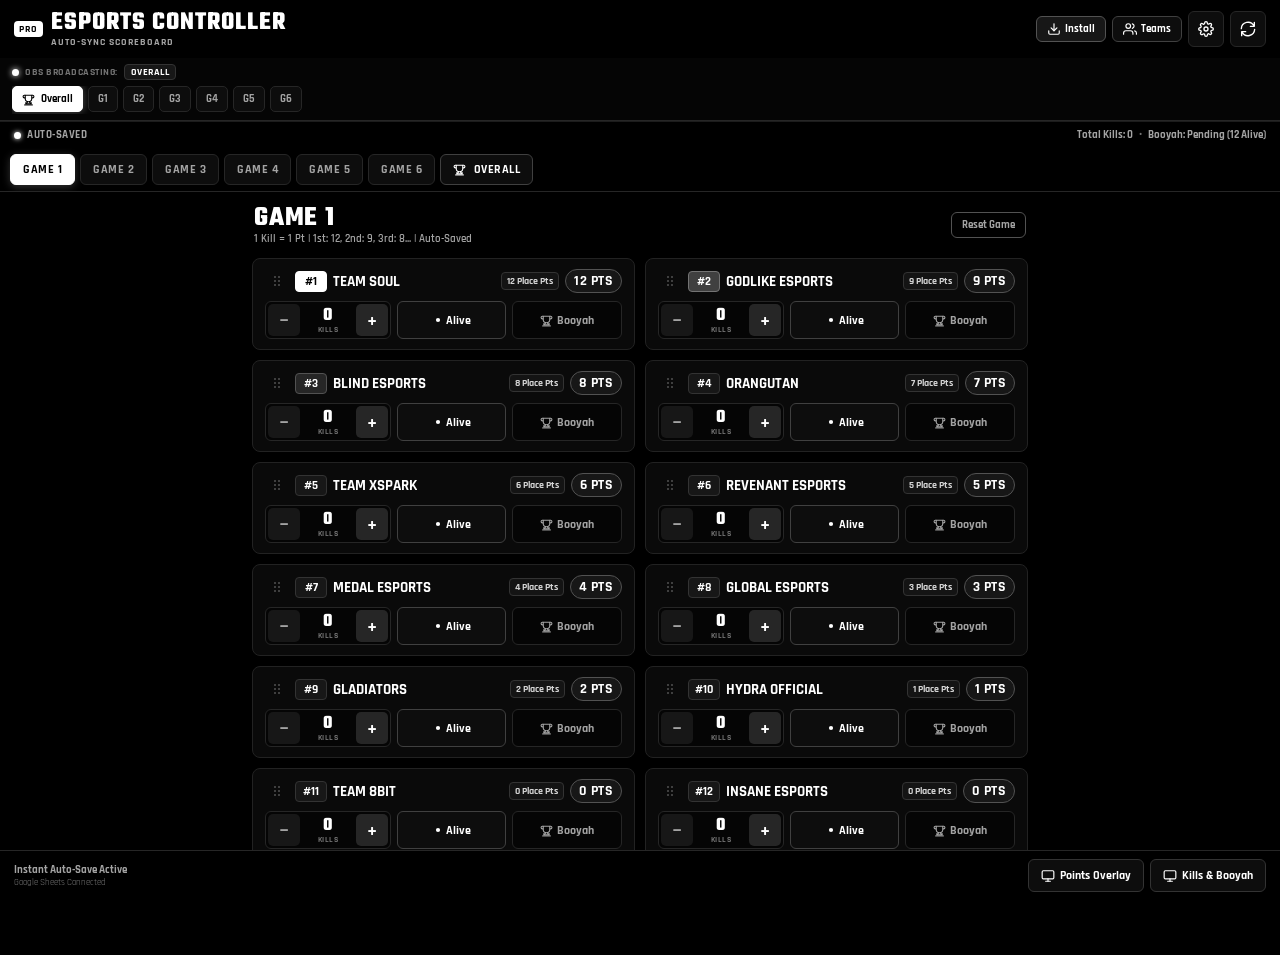
<file: index.html>
<!DOCTYPE html>
<html lang="en">
<head>
  <meta charset="UTF-8">
  <meta name="viewport" content="width=device-width, initial-scale=1.0, maximum-scale=1.0, user-scalable=no, viewport-fit=cover">
  <title>Esports Scorer & Livestream Controller</title>
  
  <!-- PWA & Mobile Web App Meta -->
  <meta name="description" content="Real-time Mobile Scorer and Livestream Controller with instant Auto-Sync and OBS overlay.">
  <meta name="theme-color" content="#000000">
  <meta name="mobile-web-app-capable" content="yes">
  <meta name="apple-mobile-web-app-capable" content="yes">
  <meta name="apple-mobile-web-app-status-bar-style" content="black">
  <meta name="apple-mobile-web-app-title" content="Scorer PRO">
  <meta name="application-name" content="Scorer PRO">
  <meta name="format-detection" content="telephone=no">
  <meta name="msapplication-TileColor" content="#000000">
  <meta name="msapplication-tap-highlight" content="no">

  <!-- Twitter Card & Open Graph Meta -->
  <meta name="twitter:card" content="summary_large_image">
  <meta name="twitter:title" content="UPRUSH PRODUCTION CONTROLLER">
  <meta name="twitter:description" content="Control OBS scenes, live scoreboard, and tournament standings all from one app.">
  <meta name="twitter:image" content="icons/icon-512.png">
  
  <meta property="og:type" content="website">
  <meta property="og:title" content="UPRUSH PRODUCTION CONTROLLER">
  <meta property="og:description" content="Control OBS scenes, live scoreboard, and tournament standings all from one app.">
  <meta property="og:image" content="icons/icon-512.png">

  <!-- Icons & Web App Manifest -->
  <link rel="manifest" href="manifest.json">
  <link rel="icon" type="image/svg+xml" href="icons/icon.svg">
  <link rel="icon" type="image/png" sizes="192x192" href="icons/icon-192.png">
  <link rel="apple-touch-icon" sizes="180x180" href="icons/apple-touch-icon.png">
  <link rel="mask-icon" href="icons/icon.svg" color="#ffffff">

  <!-- Styles & Fonts -->
  <link rel="stylesheet" href="scorer.css">
  <link rel="preconnect" href="https://fonts.googleapis.com">
  <link rel="preconnect" href="https://fonts.gstatic.com" crossorigin>
  <link href="https://fonts.googleapis.com/css2?family=Rajdhani:wght@500;600;700;800&family=Teko:wght@600;700&display=swap" rel="stylesheet">
</head>
<body>

  <!-- FULLSCREEN BLACK SCREEN (Android Browser Only) -->
  <div id="forceInstallGate" class="force-install-gate hidden-gate">
    <div class="gate-minimal-box">
      <img src="icons/icon.svg" alt="App Icon" class="gate-app-icon" width="96" height="96">
      <h1 class="gate-title">ESPORTS CONTROLLER</h1>
      <p class="gate-subtitle">PRO SCORER</p>
      
      <div id="gateActionArea">
        <button id="btnGateInstall" class="btn-gate-install">
          <svg class="svg-btn-icon" viewBox="0 0 24 24" width="18" height="18" fill="currentColor"><path d="M13 2L3 14h9l-1 8 10-12h-9l1-8z"/></svg>
          <span>INSTALL NOW</span>
        </button>
      </div>
      <p id="gateInstalledNote" class="gate-installed-note hidden-section">
        App installed! Please launch <strong>Scorer PRO</strong> from your Home Screen.
      </p>
    </div>
  </div>

  <!-- Top App Header -->
  <header class="app-header">
    <div class="header-main">
      <div class="brand">
        <span class="brand-badge">PRO</span>
        <div class="brand-text">
          <h1>ESPORTS CONTROLLER</h1>
          <span class="brand-sub">Auto-Sync Scoreboard</span>
        </div>
      </div>
      <div class="header-actions">
        <!-- PWA Install Button (Dynamic) -->
        <button id="btnInstallPWA" class="btn-sm btn-install-app" title="Install App">
          <svg class="svg-icon" viewBox="0 0 24 24" width="14" height="14" fill="none" stroke="currentColor" stroke-width="2" stroke-linecap="round" stroke-linejoin="round"><path d="M21 15v4a2 2 0 0 1-2 2H5a2 2 0 0 1-2-2v-4"></path><polyline points="7 10 12 15 17 10"></polyline><line x1="12" y1="15" x2="12" y2="3"></line></svg>
          <span class="install-text">Install</span>
        </button>
        <button id="btnOpenTeamsModal" class="btn-sm btn-outline-cyan" title="Setup 12 Teams">
          <svg class="svg-icon" viewBox="0 0 24 24" width="14" height="14" fill="none" stroke="currentColor" stroke-width="2" stroke-linecap="round" stroke-linejoin="round"><path d="M17 21v-2a4 4 0 0 0-4-4H5a4 4 0 0 0-4 4v2"></path><circle cx="9" cy="7" r="4"></circle><path d="M23 21v-2a4 4 0 0 0-3-3.87"></path><path d="M16 3.13a4 4 0 0 1 0 7.75"></path></svg>
          <span>Teams</span>
        </button>
        <button id="btnSettings" class="icon-btn" title="Settings">
          <svg class="svg-icon" viewBox="0 0 24 24" width="16" height="16" fill="none" stroke="currentColor" stroke-width="2" stroke-linecap="round" stroke-linejoin="round"><circle cx="12" cy="12" r="3"></circle><path d="M19.4 15a1.65 1.65 0 0 0 .33 1.82l.06.06a2 2 0 0 1 0 2.83 2 2 0 0 1-2.83 0l-.06-.06a1.65 1.65 0 0 0-1.82-.33 1.65 1.65 0 0 0-1 1.51V21a2 2 0 0 1-2 2 2 2 0 0 1-2-2v-.09A1.65 1.65 0 0 0 9 19.4a1.65 1.65 0 0 0-1.82.33l-.06.06a2 2 0 0 1-2.83 0 2 2 0 0 1 0-2.83l.06-.06a1.65 1.65 0 0 0 .33-1.82 1.65 1.65 0 0 0-1.51-1H3a2 2 0 0 1-2-2 2 2 0 0 1 2-2h.09A1.65 1.65 0 0 0 4.6 9a1.65 1.65 0 0 0-.33-1.82l-.06-.06a2 2 0 0 1 0-2.83 2 2 0 0 1 2.83 0l.06.06a1.65 1.65 0 0 0 1.82.33H9a1.65 1.65 0 0 0 1-1.51V3a2 2 0 0 1 2-2 2 2 0 0 1 2 2v.09a1.65 1.65 0 0 0 1 1.51 1.65 1.65 0 0 0 1.82-.33l.06-.06a2 2 0 0 1 2.83 0 2 2 0 0 1 0 2.83l-.06.06a1.65 1.65 0 0 0-.33 1.82V9a1.65 1.65 0 0 0 1.51 1H21a2 2 0 0 1 2 2 2 2 0 0 1-2 2h-.09a1.65 1.65 0 0 0-1.51 1z"></path></svg>
        </button>
        <button id="btnRefresh" class="icon-btn" title="Sync from Sheet">
          <svg class="svg-icon" viewBox="0 0 24 24" width="16" height="16" fill="none" stroke="currentColor" stroke-width="2" stroke-linecap="round" stroke-linejoin="round"><path d="M21.5 2v6h-6M2.5 22v-6h6M2 11.5a10 10 0 0 1 18.8-4.3M22 12.5a10 10 0 0 1-18.8 4.2"/></svg>
        </button>
      </div>
    </div>

    <!-- DYNAMIC LIVESTREAM BROADCAST CONTROLLER (Instant OBS Scene Switch) -->
    <div class="livestream-controller-bar">
      <div class="livestream-status">
        <span class="live-pulse-dot"></span>
        <span class="live-tag">OBS BROADCASTING:</span>
        <span class="live-current-scene" id="liveCurrentScene">OVERALL</span>
      </div>
      <div class="livestream-scene-buttons" id="livestreamSceneButtons">
        <button class="scene-btn active" data-scene="Overall">
          <svg class="svg-inline-trophy" viewBox="0 0 24 24" width="13" height="13" fill="none" stroke="currentColor" stroke-width="2"><path d="M6 9H4.5a2.5 2.5 0 0 1 0-5H6"></path><path d="M18 9h1.5a2.5 2.5 0 0 0 0-5H18"></path><path d="M4 22h16"></path><path d="M10 14.66V17c0 .55-.45 1-1 1H7v2h10v-2h-2c-.55 0-1-.45-1-1v-2.34"></path><path d="M6 4h12v6a6 6 0 0 1-12 0V4Z"></path></svg>
          <span>Overall</span>
        </button>
        <button class="scene-btn" data-scene="Game 1">G1</button>
        <button class="scene-btn" data-scene="Game 2">G2</button>
        <button class="scene-btn" data-scene="Game 3">G3</button>
        <button class="scene-btn" data-scene="Game 4">G4</button>
        <button class="scene-btn" data-scene="Game 5">G5</button>
        <button class="scene-btn" data-scene="Game 6">G6</button>
      </div>
    </div>

    <!-- Status Bar -->
    <div class="status-bar">
      <div class="status-indicator">
        <span class="status-dot synced" id="statusDot"></span>
        <span class="status-label" id="statusLabel">Auto-Saved</span>
      </div>
      <div class="quick-stats" id="quickStats">
        <span id="statGameTotalKills">Total Kills: 0</span>
        <span class="divider">•</span>
        <span id="statGameBooyah">Booyah: Pending</span>
      </div>
    </div>

    <!-- Scrollable Scorer Tabs -->
    <nav class="game-tabs-nav">
      <div class="tabs-scroll-container" id="tabsContainer">
        <button class="tab-btn active" data-tab="game1">GAME 1</button>
        <button class="tab-btn" data-tab="game2">GAME 2</button>
        <button class="tab-btn" data-tab="game3">GAME 3</button>
        <button class="tab-btn" data-tab="game4">GAME 4</button>
        <button class="tab-btn" data-tab="game5">GAME 5</button>
        <button class="tab-btn" data-tab="game6">GAME 6</button>
        <button class="tab-btn tab-overall" data-tab="overall">
          <svg class="svg-inline-trophy" viewBox="0 0 24 24" width="13" height="13" fill="none" stroke="currentColor" stroke-width="2"><path d="M6 9H4.5a2.5 2.5 0 0 1 0-5H6"></path><path d="M18 9h1.5a2.5 2.5 0 0 0 0-5H18"></path><path d="M4 22h16"></path><path d="M10 14.66V17c0 .55-.45 1-1 1H7v2h10v-2h-2c-.55 0-1-.45-1-1v-2.34"></path><path d="M6 4h12v6a6 6 0 0 1-12 0V4Z"></path></svg>
          <span>OVERALL</span>
        </button>
      </div>
    </nav>
  </header>

  <!-- Main Content Area -->
  <main class="main-content">
    
    <!-- Game Scoring View (Game 1 - 6) -->
    <section id="gameScoringSection" class="active-section">
      <div class="section-title-bar">
        <div class="active-game-info">
          <h2 id="activeGameTitle">GAME 1</h2>
          <span class="rule-hint">1 Kill = 1 Pt | 1st: 12, 2nd: 9, 3rd: 8... | Auto-Saved</span>
        </div>
        <div class="game-actions">
          <button id="btnResetCurrentGame" class="btn-sm btn-outline-danger">Reset Game</button>
        </div>
      </div>

      <!-- Teams Card List for Fast Mobile Input -->
      <div class="team-cards-list" id="teamCardsList">
        <!-- Rendered dynamically via JS -->
      </div>
    </section>

    <!-- Overall Standings View -->
    <section id="overallSection" class="hidden-section">
      <div class="section-title-bar">
        <div class="active-game-info">
          <h2>OVERALL TOURNAMENT STANDINGS</h2>
          <span class="rule-hint">Auto-calculated live across all games</span>
        </div>
        <div class="game-actions">
          <button id="btnCopyStandings" class="btn-sm btn-primary">
            <svg class="svg-icon" viewBox="0 0 24 24" width="14" height="14" fill="none" stroke="currentColor" stroke-width="2" stroke-linecap="round" stroke-linejoin="round"><rect x="9" y="9" width="13" height="13" rx="2" ry="2"></rect><path d="M5 15H4a2 2 0 0 1-2-2V4a2 2 0 0 1 2-2h9a2 2 0 0 1 2 2v1"></path></svg>
            <span>Copy Text</span>
          </button>
        </div>
      </div>

      <div class="overall-table-card">
        <div class="overall-table-header">
          <span class="col-rank">#</span>
          <span class="col-team">TEAM</span>
          <span class="col-m">M</span>
          <span class="col-w">
            <svg class="svg-inline-trophy" viewBox="0 0 24 24" width="12" height="12" fill="none" stroke="currentColor" stroke-width="2"><path d="M6 9H4.5a2.5 2.5 0 0 1 0-5H6"></path><path d="M18 9h1.5a2.5 2.5 0 0 0 0-5H18"></path><path d="M4 22h16"></path><path d="M10 14.66V17c0 .55-.45 1-1 1H7v2h10v-2h-2c-.55 0-1-.45-1-1v-2.34"></path><path d="M6 4h12v6a6 6 0 0 1-12 0V4Z"></path></svg>
          </span>
          <span class="col-k">KILLS</span>
          <span class="col-pts">PTS</span>
        </div>
        <div class="overall-table-body" id="overallTableBody">
          <!-- Rendered dynamically -->
        </div>
      </div>
    </section>

  </main>

  <!-- Clean Bottom Info & OBS Link Bar -->
  <div class="bottom-action-bar" id="bottomActionBar">
    <div class="save-status-info">
      <span class="save-state-text" id="saveStateText">Instant Auto-Save Active</span>
      <span class="save-time-text" id="saveTimeText">Google Sheets Connected</span>
    </div>
    <div class="bottom-buttons">
      <a href="points.html" target="_blank" class="btn-secondary overlay-link-btn" title="Open OBS Points Leaderboard Overlay">
        <svg class="svg-icon" viewBox="0 0 24 24" width="14" height="14" fill="none" stroke="currentColor" stroke-width="2" stroke-linecap="round" stroke-linejoin="round"><rect x="2" y="3" width="20" height="14" rx="2" ry="2"></rect><line x1="8" y1="21" x2="16" y2="21"></line><line x1="12" y1="17" x2="12" y2="21"></line></svg>
        <span>Points Overlay</span>
      </a>
      <a href="kills.html" target="_blank" class="btn-secondary overlay-link-btn" title="Open OBS Kills & Booyah Leaderboard Overlay">
        <svg class="svg-icon" viewBox="0 0 24 24" width="14" height="14" fill="none" stroke="currentColor" stroke-width="2" stroke-linecap="round" stroke-linejoin="round"><rect x="2" y="3" width="20" height="14" rx="2" ry="2"></rect><line x1="8" y1="21" x2="16" y2="21"></line><line x1="12" y1="17" x2="12" y2="21"></line></svg>
        <span>Kills & Booyah</span>
      </a>
    </div>
  </div>

  <!-- MODAL: SETUP 12 TEAMS (INITIAL & BULK PASTE) -->
  <div class="modal-overlay" id="teamsModal">
    <div class="modal-sheet">
      <div class="modal-header">
        <h3>
          <svg class="svg-icon" viewBox="0 0 24 24" width="16" height="16" fill="none" stroke="currentColor" stroke-width="2" stroke-linecap="round" stroke-linejoin="round"><path d="M17 21v-2a4 4 0 0 0-4-4H5a4 4 0 0 0-4 4v2"></path><circle cx="9" cy="7" r="4"></circle><path d="M23 21v-2a4 4 0 0 0-3-3.87"></path><path d="M16 3.13a4 4 0 0 1 0 7.75"></path></svg>
          <span>Initial 12 Teams Setup</span>
        </h3>
        <button class="modal-close" id="btnCloseTeamsModal">&times;</button>
      </div>
      <div class="modal-body">
        
        <div class="form-group">
          <label>Quick Paste All 12 Teams (1 per line):</label>
          <textarea id="bulkTeamsInput" rows="4" placeholder="TEAM SOUL&#10;GODLIKE ESPORTS&#10;BLIND ESPORTS&#10;ORANGUTAN&#10;..."></textarea>
          <button id="btnParseBulkTeams" class="btn-sm btn-secondary" style="margin-top: 4px;">
            <svg class="svg-icon" viewBox="0 0 24 24" width="13" height="13" fill="currentColor"><path d="M13 2L3 14h9l-1 8 10-12h-9l1-8z"/></svg>
            <span>Auto-Fill 12 Fields Below</span>
          </button>
        </div>

        <div class="form-group">
          <label>Edit 12 Individual Team Names:</label>
          <div class="team-names-editor" id="teamNamesEditor">
            <!-- 12 input fields dynamically generated -->
          </div>
        </div>

      </div>
      <div class="modal-footer">
        <button id="btnSaveTeamNamesModal" class="btn-primary" style="width: 100%;">
          <svg class="svg-icon" viewBox="0 0 24 24" width="15" height="15" fill="none" stroke="currentColor" stroke-width="2.5" stroke-linecap="round" stroke-linejoin="round"><polyline points="20 6 9 17 4 12"></polyline></svg>
          <span>Save & Sync 12 Teams to All Games</span>
        </button>
      </div>
    </div>
  </div>

  <!-- MODAL: SETTINGS -->
  <div class="modal-overlay" id="settingsModal">
    <div class="modal-sheet">
      <div class="modal-header">
        <h3>
          <svg class="svg-icon" viewBox="0 0 24 24" width="16" height="16" fill="none" stroke="currentColor" stroke-width="2" stroke-linecap="round" stroke-linejoin="round"><circle cx="12" cy="12" r="3"></circle><path d="M19.4 15a1.65 1.65 0 0 0 .33 1.82l.06.06a2 2 0 0 1 0 2.83 2 2 0 0 1-2.83 0l-.06-.06a1.65 1.65 0 0 0-1.82-.33 1.65 1.65 0 0 0-1 1.51V21a2 2 0 0 1-2 2 2 2 0 0 1-2-2v-.09A1.65 1.65 0 0 0 9 19.4a1.65 1.65 0 0 0-1.82.33l-.06.06a2 2 0 0 1-2.83 0 2 2 0 0 1 0-2.83l.06-.06a1.65 1.65 0 0 0 .33-1.82 1.65 1.65 0 0 0-1.51-1H3a2 2 0 0 1-2-2 2 2 0 0 1 2-2h.09A1.65 1.65 0 0 0 4.6 9a1.65 1.65 0 0 0-.33-1.82l-.06-.06a2 2 0 0 1 0-2.83 2 2 0 0 1 2.83 0l.06.06a1.65 1.65 0 0 0 1.82.33H9a1.65 1.65 0 0 0 1-1.51V3a2 2 0 0 1 2-2 2 2 0 0 1 2 2v.09a1.65 1.65 0 0 0 1 1.51 1.65 1.65 0 0 0 1.82-.33l.06-.06a2 2 0 0 1 2.83 0 2 2 0 0 1 0 2.83l-.06.06a1.65 1.65 0 0 0-.33 1.82V9a1.65 1.65 0 0 0 1.51 1H21a2 2 0 0 1 2 2 2 2 0 0 1-2 2h-.09a1.65 1.65 0 0 0-1.51 1z"></path></svg>
          <span>Tournament Configuration</span>
        </h3>
        <button class="modal-close" id="btnCloseSettings">&times;</button>
      </div>
      <div class="modal-body">
        
        <div class="form-group">
          <label for="scriptUrlInput">Google Apps Script Web App URL:</label>
          <input type="text" id="scriptUrlInput" placeholder="https://script.google.com/macros/s/.../exec">
          <p class="field-hint">Your deployed Google Apps Script API endpoint.</p>
        </div>

        <div class="form-group" style="margin-top: 20px; border-top: 1px solid #262626; padding-top: 15px;">
          <label style="color: #a3a3a3;">Danger Zone:</label>
          <button id="btnResetAllGames" class="btn-danger" style="width: 100%;">
            <svg class="svg-icon" viewBox="0 0 24 24" width="15" height="15" fill="none" stroke="currentColor" stroke-width="2" stroke-linecap="round" stroke-linejoin="round"><path d="m21.73 18-8-14a2 2 0 0 0-3.48 0l-8 14A2 2 0 0 0 4 21h16a2 2 0 0 0 1.73-3Z"></path><line x1="12" y1="9" x2="12" y2="13"></line><line x1="12" y1="17" x2="12.01" y2="17"></line></svg>
            <span>Reset All 6 Games to 0</span>
          </button>
        </div>

      </div>
      <div class="modal-footer">
        <button id="btnSaveConfig" class="btn-primary" style="width: 100%;">Save Settings</button>
      </div>
    </div>
  </div>

  <!-- Toast Notification -->
  <div id="toastNotification" class="toast"></div>

  <script src="scorer.js"></script>
</body>
</html>
</file>
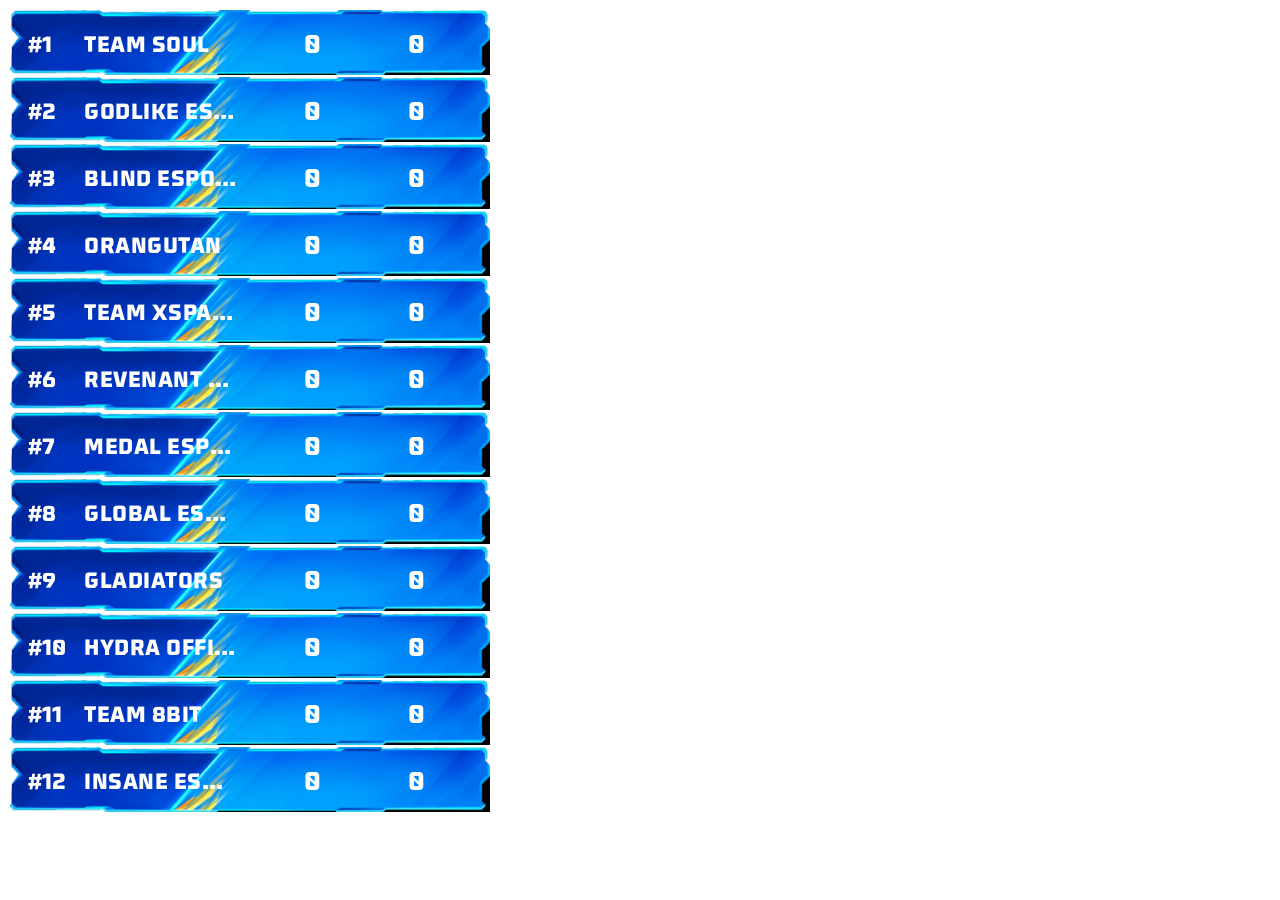
<file: index2.html>
<!DOCTYPE html>
<html lang="en">
<head>
  <meta charset="UTF-8">
  <meta name="viewport" content="width=device-width, initial-scale=1.0">
  <title>Leaderboard</title>
  <link rel="stylesheet" href="style.css">
</head>
<body>

  <!-- Only the 12 Leaderboard Rows -->
  <div class="leaderboard-grid" id="leaderboardContainer"></div>

  <script src="app.js"></script>
</body>
</html>
</file>
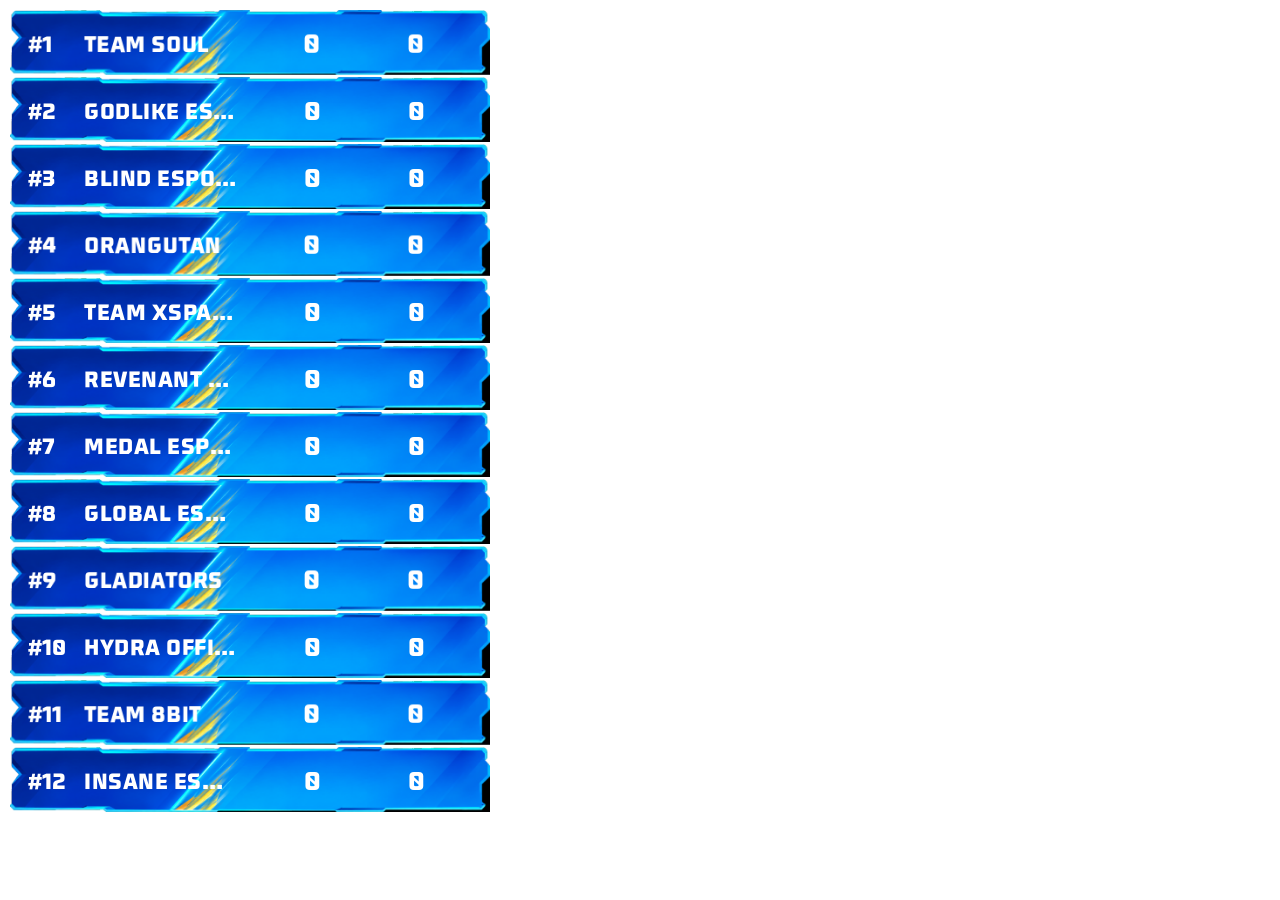
<file: kills.html>
<!DOCTYPE html>
<html lang="en">
<head>
  <meta charset="UTF-8">
  <meta name="viewport" content="width=device-width, initial-scale=1.0">
  <title>Leaderboard - Kills & Booyah</title>
  <link rel="stylesheet" href="style.css">
</head>
<body>

  <!-- 12 Leaderboard Rows: Kills & Booyah Only (No Rank Points) -->
  <div class="leaderboard-grid" id="leaderboardContainer"></div>

  <script src="kills.js"></script>
</body>
</html>
</file>
<file: scorer.css>
/* ===================================================================
   ESPORTS MOBILE SCORER APP - STYLESHEET
   Pure Black & White (Monochrome) Edition
   Full Black Background, High-Contrast White Accents & PWA Optimized
   =================================================================== */

:root {
  --bg-dark: #000000;
  --bg-card: #0a0a0a;
  --bg-card-alt: #141414;
  --bg-input: #050505;
  --border-color: #262626;
  --border-subtle: #1c1c1c;
  --border-focus: #ffffff;
  
  --primary-glow: #ffffff;
  --accent-white: #ffffff;
  --accent-light: #e5e5e5;
  
  --text-white: #ffffff;
  --text-muted: #a3a3a3;
  --text-dim: #737373;
  --text-dark: #000000;
  
  --font-main: 'Rajdhani', -apple-system, BlinkMacSystemFont, "Segoe UI", Roboto, sans-serif;
  --font-display: 'Teko', 'Rajdhani', sans-serif;
}

/* Global Reset & Mobile Non-Zoomable Touch Rules */
*, *::before, *::after {
  box-sizing: border-box;
  margin: 0;
  padding: 0;
  -webkit-tap-highlight-color: transparent;
  -webkit-touch-callout: none;
}

html {
  touch-action: pan-y;
  -webkit-text-size-adjust: 100%;
  text-size-adjust: 100%;
  height: 100%;
  background-color: #000000;
}

body {
  background-color: #000000;
  color: var(--text-white);
  font-family: var(--font-main);
  min-height: 100vh;
  min-height: -webkit-fill-available;
  display: flex;
  flex-direction: column;
  padding-bottom: calc(85px + env(safe-area-inset-bottom, 0px));
  overflow-x: hidden;
  touch-action: pan-y;
  user-select: none;
  -webkit-user-select: none;
}

/* Allow text selection only in inputs and standings text for copy */
input, textarea, .col-team, .team-name-label {
  user-select: text;
  -webkit-user-select: text;
}

/* ===================================================================
   FULLSCREEN BLACK SCREEN (Android Browser Only)
   =================================================================== */

.force-install-gate {
  position: fixed;
  inset: 0;
  z-index: 99999;
  background: #000000 !important;
  display: flex;
  align-items: center;
  justify-content: center;
  padding: 24px;
  overflow: hidden;
  touch-action: none;
}

.force-install-gate.hidden-gate {
  display: none !important;
}

.gate-minimal-box {
  display: flex;
  flex-direction: column;
  align-items: center;
  justify-content: center;
  text-align: center;
  width: 100%;
  max-width: 320px;
  gap: 16px;
}

.gate-app-icon {
  border-radius: 22px;
  box-shadow: 0 0 35px rgba(255, 255, 255, 0.12);
  border: 1px solid #333333;
}

.gate-title {
  font-family: var(--font-display);
  font-size: 32px;
  color: #ffffff;
  letter-spacing: 2px;
  line-height: 1;
}

.gate-subtitle {
  font-size: 13px;
  color: #737373;
  font-weight: 800;
  text-transform: uppercase;
  letter-spacing: 2px;
  margin-top: -8px;
}

.btn-gate-install {
  width: 100%;
  background: #ffffff;
  color: #000000;
  font-family: var(--font-main);
  font-size: 16px;
  font-weight: 900;
  letter-spacing: 1px;
  padding: 16px 24px;
  border-radius: 10px;
  border: none;
  cursor: pointer;
  display: flex;
  align-items: center;
  justify-content: center;
  box-shadow: 0 0 25px rgba(255, 255, 255, 0.25);
  transition: transform 0.15s ease, background 0.15s ease;
  touch-action: manipulation;
  margin-top: 10px;
}

.btn-gate-install:active {
  transform: scale(0.95);
  background: #e5e5e5;
}

.gate-installed-note {
  font-size: 13px;
  color: #a3a3a3;
  line-height: 1.5;
  background: #111111;
  border: 1px solid #333333;
  padding: 12px 14px;
  border-radius: 8px;
  margin-top: 12px;
}

.gate-installed-note strong {
  color: #ffffff;
}

/* SVG Icon Helpers */
.svg-icon {
  display: inline-block;
  vertical-align: middle;
  flex-shrink: 0;
}

.svg-btn-icon {
  display: inline-block;
  vertical-align: middle;
  margin-right: 6px;
  flex-shrink: 0;
}

.svg-inline-trophy {
  display: inline-block;
  vertical-align: middle;
  margin-right: 4px;
  flex-shrink: 0;
}

/* ===================================================================
   APP HEADER
   =================================================================== */

.app-header {
  position: sticky;
  top: 0;
  z-index: 50;
  background: rgba(0, 0, 0, 0.98);
  backdrop-filter: blur(12px);
  -webkit-backdrop-filter: blur(12px);
  border-bottom: 1px solid var(--border-color);
  padding-top: env(safe-area-inset-top, 0px);
}

.header-main {
  display: flex;
  align-items: center;
  justify-content: space-between;
  padding: 10px 14px;
  gap: 8px;
  background: #000000;
}

.brand {
  display: flex;
  align-items: center;
  gap: 8px;
  min-width: 0;
}

.brand-badge {
  background: #ffffff;
  color: #000000;
  font-weight: 900;
  font-size: 10px;
  padding: 2px 5px;
  border-radius: 4px;
  letter-spacing: 1px;
  flex-shrink: 0;
}

.brand-text {
  min-width: 0;
  overflow: hidden;
}

.brand-text h1 {
  font-family: var(--font-display);
  font-size: 22px;
  line-height: 1;
  letter-spacing: 1px;
  color: #ffffff;
  white-space: nowrap;
  overflow: hidden;
  text-overflow: ellipsis;
}

.brand-sub {
  font-size: 10px;
  color: var(--text-muted);
  text-transform: uppercase;
  letter-spacing: 1px;
  font-weight: 700;
  display: block;
}

.header-actions {
  display: flex;
  align-items: center;
  gap: 6px;
  flex-shrink: 0;
}

.icon-btn {
  background: #0d0d0d;
  border: 1px solid #262626;
  color: var(--text-white);
  width: 36px;
  height: 36px;
  border-radius: 6px;
  display: flex;
  align-items: center;
  justify-content: center;
  font-size: 16px;
  cursor: pointer;
  transition: all 0.15s ease;
  touch-action: manipulation;
}

.icon-btn:active {
  transform: scale(0.92);
  background: #1f1f1f;
  border-color: #ffffff;
}

.btn-outline-cyan {
  background: #0d0d0d;
  border: 1px solid #404040;
  color: #ffffff;
  font-weight: 800;
  display: flex;
  align-items: center;
  gap: 4px;
  touch-action: manipulation;
}

.btn-outline-cyan:active {
  border-color: #ffffff;
  background: #1a1a1a;
}

/* Install App Button */
.btn-install-app {
  background: #171717;
  border: 1px solid #525252;
  color: #ffffff;
  font-weight: 800;
  display: flex;
  align-items: center;
  gap: 4px;
  padding: 5px 9px;
  border-radius: 6px;
  touch-action: manipulation;
  cursor: pointer;
}

.btn-install-app:active {
  transform: scale(0.92);
  border-color: #ffffff;
}

/* 🔴 Livestream Scene Switcher Controller Bar */
.livestream-controller-bar {
  background: #050505;
  border-bottom: 1px solid var(--border-color);
  padding: 6px 12px;
  display: flex;
  flex-direction: column;
  gap: 6px;
}

.livestream-status {
  display: flex;
  align-items: center;
  gap: 6px;
  font-size: 10px;
  font-weight: 800;
  letter-spacing: 0.5px;
}

.live-pulse-dot {
  width: 7px;
  height: 7px;
  border-radius: 50%;
  background: #ffffff;
  box-shadow: 0 0 6px #ffffff;
  animation: pulseWhite 1.2s infinite;
  flex-shrink: 0;
}

.live-tag {
  color: var(--text-dim);
}

.live-current-scene {
  color: #ffffff;
  background: #171717;
  border: 1px solid #333333;
  padding: 1px 6px;
  border-radius: 4px;
  text-transform: uppercase;
}

.livestream-scene-buttons {
  display: flex;
  gap: 5px;
  overflow-x: auto;
  scrollbar-width: none;
  -webkit-overflow-scrolling: touch;
  padding-bottom: 2px;
}

.livestream-scene-buttons::-webkit-scrollbar {
  display: none;
}

.scene-btn {
  background: #0d0d0d;
  border: 1px solid #262626;
  color: var(--text-muted);
  font-family: var(--font-main);
  font-size: 11px;
  font-weight: 800;
  padding: 5px 9px;
  border-radius: 5px;
  cursor: pointer;
  white-space: nowrap;
  transition: all 0.15s ease;
  touch-action: manipulation;
  flex-shrink: 0;
}

.scene-btn:active {
  transform: scale(0.92);
}

.scene-btn.active {
  background: #ffffff;
  border-color: #ffffff;
  color: #000000;
  box-shadow: 0 0 10px rgba(255, 255, 255, 0.3);
}

/* Status Bar */
.status-bar {
  display: flex;
  align-items: center;
  justify-content: space-between;
  padding: 6px 14px;
  background: #000000;
  border-top: 1px solid #1c1c1c;
  font-size: 11px;
}

.status-indicator {
  display: flex;
  align-items: center;
  gap: 6px;
}

.status-dot {
  width: 7px;
  height: 7px;
  border-radius: 50%;
  background-color: #ffffff;
  box-shadow: 0 0 5px #ffffff;
  flex-shrink: 0;
}

.status-dot.syncing {
  background-color: #a3a3a3;
  box-shadow: 0 0 6px #a3a3a3;
  animation: pulseWhite 0.8s infinite;
}

.status-dot.unsaved {
  background-color: #737373;
  box-shadow: 0 0 5px #737373;
}

.status-dot.error {
  background-color: #525252;
  box-shadow: 0 0 5px #525252;
}

.status-label {
  color: var(--text-muted);
  font-weight: 700;
  text-transform: uppercase;
  letter-spacing: 0.5px;
}

.quick-stats {
  color: var(--text-muted);
  font-weight: 700;
  white-space: nowrap;
  font-size: 11px;
}

.quick-stats .divider {
  margin: 0 4px;
  color: var(--text-dim);
}

/* Tabs Navigation */
.game-tabs-nav {
  padding: 6px 10px;
  overflow-x: auto;
  scrollbar-width: none;
  -webkit-overflow-scrolling: touch;
  background: #000000;
}

.game-tabs-nav::-webkit-scrollbar {
  display: none;
}

.tabs-scroll-container {
  display: flex;
  gap: 5px;
  width: max-content;
  min-width: 100%;
}

.tab-btn {
  background: #0d0d0d;
  border: 1px solid #262626;
  color: var(--text-muted);
  font-family: var(--font-main);
  font-weight: 700;
  font-size: 12px;
  letter-spacing: 0.5px;
  padding: 7px 12px;
  border-radius: 6px;
  cursor: pointer;
  white-space: nowrap;
  transition: all 0.15s ease;
  touch-action: manipulation;
  flex-shrink: 0;
}

.tab-btn:active {
  transform: scale(0.94);
}

.tab-btn.active {
  background: #ffffff;
  color: #000000;
  border-color: #ffffff;
  box-shadow: 0 2px 8px rgba(255, 255, 255, 0.2);
}

.tab-btn.tab-overall {
  border-color: #404040;
  color: #ffffff;
}

.tab-btn.tab-overall.active {
  background: #ffffff;
  border-color: #ffffff;
  color: #000000;
  box-shadow: 0 2px 8px rgba(255, 255, 255, 0.25);
}

/* ===================================================================
   MAIN SCORER CONTENT
   =================================================================== */

.main-content {
  padding: 10px 12px;
  flex: 1;
  max-width: 800px;
  margin: 0 auto;
  width: 100%;
  background: #000000;
}

.section-title-bar {
  display: flex;
  align-items: center;
  justify-content: space-between;
  margin-bottom: 10px;
  padding: 2px;
}

.active-game-info h2 {
  font-family: var(--font-display);
  font-size: 24px;
  line-height: 1;
  letter-spacing: 0.8px;
  color: #ffffff;
}

.rule-hint {
  font-size: 11px;
  color: var(--text-muted);
  font-weight: 600;
  display: block;
}

/* Team Card for Fast Mobile Scoring */
.team-cards-list {
  display: flex;
  flex-direction: column;
  gap: 8px;
}

.team-card {
  background: #0a0a0a;
  border: 1px solid #222222;
  border-radius: 8px;
  padding: 10px 12px;
  display: flex;
  flex-direction: column;
  gap: 8px;
  transition: border-color 0.15s, transform 0.15s, opacity 0.15s;
  cursor: grab;
  position: relative;
  touch-action: pan-y;
}

.team-card:active {
  cursor: grabbing;
}

.team-card.dragging {
  opacity: 0.5;
  border-color: #ffffff;
  transform: scale(1.02);
  box-shadow: 0 6px 20px rgba(255, 255, 255, 0.2);
  z-index: 99;
}

.team-card.drag-over {
  border-top: 3px solid #ffffff;
}

.team-card.has-booyah {
  border-color: #ffffff;
  background: #141414;
  box-shadow: 0 0 10px rgba(255, 255, 255, 0.15);
}

.team-card.is-eliminated {
  opacity: 0.5;
  background: #050505;
  border-color: #1a1a1a;
}

/* Drag Handle */
.drag-handle {
  color: #525252;
  font-size: 18px;
  cursor: grab;
  padding: 2px 4px;
  display: flex;
  align-items: center;
  touch-action: none;
  user-select: none;
}

/* Team Card Header */
.team-card-top {
  display: flex;
  align-items: center;
  justify-content: space-between;
  gap: 6px;
}

.card-top-left {
  display: flex;
  align-items: center;
  gap: 6px;
  flex: 1;
  min-width: 0;
  overflow: hidden;
}

.team-rank-badge {
  font-size: 12px;
  font-weight: 800;
  color: #ffffff;
  background: #171717;
  border: 1px solid #333333;
  padding: 2px 6px;
  border-radius: 4px;
  min-width: 32px;
  text-align: center;
  flex-shrink: 0;
}

.team-rank-badge.top-1 { background: #ffffff; border-color: #ffffff; color: #000000; }
.team-rank-badge.top-2 { background: #404040; border-color: #737373; color: #ffffff; }
.team-rank-badge.top-3 { background: #262626; border-color: #525252; color: #ffffff; }

.team-name-label {
  font-size: 15px;
  font-weight: 700;
  color: #ffffff;
  white-space: nowrap;
  overflow: hidden;
  text-overflow: ellipsis;
  text-transform: uppercase;
}

.card-top-right {
  display: flex;
  align-items: center;
  gap: 6px;
  flex-shrink: 0;
}

.place-pts-badge {
  font-size: 10px;
  font-weight: 700;
  color: #d4d4d4;
  background: #141414;
  border: 1px solid #333333;
  padding: 2px 5px;
  border-radius: 4px;
  white-space: nowrap;
}

.team-points-badge {
  background: #171717;
  border: 1px solid #525252;
  color: #ffffff;
  font-weight: 800;
  font-size: 14px;
  padding: 2px 8px;
  border-radius: 16px;
  letter-spacing: 0.5px;
  white-space: nowrap;
}

/* Team Card Controls Row */
.team-card-controls {
  display: grid;
  grid-template-columns: 1.15fr 1fr 1fr;
  gap: 6px;
  align-items: center;
}

/* Elimination Button */
.eliminate-btn {
  height: 38px;
  background: #050505;
  border: 1px solid #262626;
  color: var(--text-muted);
  font-family: var(--font-main);
  font-size: 12px;
  font-weight: 800;
  border-radius: 6px;
  cursor: pointer;
  display: flex;
  align-items: center;
  justify-content: center;
  gap: 3px;
  transition: all 0.15s ease;
  white-space: nowrap;
  touch-action: manipulation;
}

.eliminate-btn:active {
  transform: scale(0.94);
}

.eliminate-btn.eliminated {
  background: #141414;
  border-color: #525252;
  color: #a3a3a3;
}

.eliminate-btn.alive {
  background: #0d0d0d;
  border-color: #404040;
  color: #ffffff;
}

/* Booyah Toggle Button */
.booyah-btn {
  height: 38px;
  background: #050505;
  border: 1px solid #262626;
  color: var(--text-muted);
  font-family: var(--font-main);
  font-size: 12px;
  font-weight: 800;
  border-radius: 6px;
  cursor: pointer;
  display: flex;
  align-items: center;
  justify-content: center;
  gap: 4px;
  transition: all 0.15s ease;
  white-space: nowrap;
  touch-action: manipulation;
}

.booyah-btn:active {
  transform: scale(0.94);
}

.booyah-btn.active {
  background: #ffffff;
  border-color: #ffffff;
  color: #000000;
  box-shadow: 0 0 10px rgba(255, 255, 255, 0.4);
}

/* Kill Stepper Control */
.kill-control-group {
  display: flex;
  align-items: center;
  background: #050505;
  border: 1px solid #262626;
  border-radius: 6px;
  padding: 2px;
  justify-content: space-between;
  height: 38px;
}

.kill-btn {
  width: 32px;
  height: 32px;
  border-radius: 5px;
  border: none;
  font-family: var(--font-main);
  font-size: 18px;
  font-weight: 800;
  cursor: pointer;
  display: flex;
  align-items: center;
  justify-content: center;
  transition: all 0.1s ease;
  touch-action: manipulation;
  flex-shrink: 0;
}

.kill-btn:active {
  transform: scale(0.88);
}

.kill-minus {
  background: #171717;
  color: #a3a3a3;
}

.kill-plus {
  background: #262626;
  color: #ffffff;
}

.kill-count-box {
  display: flex;
  flex-direction: column;
  align-items: center;
  justify-content: center;
  min-width: 32px;
}

.kill-val {
  font-size: 19px;
  font-weight: 800;
  font-family: var(--font-display);
  color: #ffffff;
  line-height: 1;
}

.kill-label {
  font-size: 8px;
  color: var(--text-dim);
  text-transform: uppercase;
  font-weight: 700;
  letter-spacing: 0.5px;
}

/* Overall Standings Table */
.overall-table-card {
  background: #0a0a0a;
  border: 1px solid #262626;
  border-radius: 8px;
  overflow: hidden;
}

.overall-table-header {
  display: grid;
  grid-template-columns: 32px 1fr 30px 30px 46px 52px;
  padding: 8px 10px;
  background: #000000;
  border-bottom: 1px solid #262626;
  font-size: 10px;
  font-weight: 800;
  color: var(--text-dim);
  text-align: center;
  letter-spacing: 0.5px;
}

.overall-table-header .col-team {
  text-align: left;
  padding-left: 4px;
}

.overall-table-body {
  display: flex;
  flex-direction: column;
}

.overall-row {
  display: grid;
  grid-template-columns: 32px 1fr 30px 30px 46px 52px;
  padding: 10px;
  border-bottom: 1px solid #171717;
  align-items: center;
  text-align: center;
  font-size: 13px;
  font-weight: 700;
}

.overall-row:last-child {
  border-bottom: none;
}

.overall-row .col-rank {
  font-family: var(--font-display);
  font-size: 17px;
  color: var(--text-dim);
}

.overall-row.top-1 .col-rank { color: #ffffff; font-weight: 900; }
.overall-row.top-2 .col-rank { color: #d4d4d4; }
.overall-row.top-3 .col-rank { color: #a3a3a3; }

.overall-row .col-team {
  text-align: left;
  padding-left: 4px;
  font-size: 14px;
  color: #ffffff;
  white-space: nowrap;
  overflow: hidden;
  text-overflow: ellipsis;
}

.overall-row .col-m { color: var(--text-dim); }
.overall-row .col-w { color: #ffffff; }
.overall-row .col-k { color: #d4d4d4; }
.overall-row .col-pts {
  color: #ffffff;
  font-family: var(--font-display);
  font-size: 19px;
}

/* Sticky Bottom Action Bar */
.bottom-action-bar {
  position: fixed;
  bottom: 0;
  left: 0;
  right: 0;
  background: rgba(0, 0, 0, 0.98);
  backdrop-filter: blur(12px);
  -webkit-backdrop-filter: blur(12px);
  border-top: 1px solid #262626;
  padding: 8px 14px;
  padding-bottom: max(8px, env(safe-area-inset-bottom, 0px));
  display: flex;
  align-items: center;
  justify-content: space-between;
  z-index: 60;
  gap: 8px;
}

.save-status-info {
  display: flex;
  flex-direction: column;
  min-width: 0;
}

.save-state-text {
  font-size: 11px;
  font-weight: 700;
  color: var(--text-muted);
  white-space: nowrap;
  overflow: hidden;
  text-overflow: ellipsis;
}

.save-time-text {
  font-size: 9px;
  color: var(--text-dim);
}

.bottom-buttons {
  display: flex;
  gap: 6px;
  align-items: center;
  flex-shrink: 0;
}

.btn-primary {
  background: #ffffff;
  color: #000000;
  border: 1px solid #ffffff;
  font-family: var(--font-main);
  font-weight: 800;
  font-size: 13px;
  letter-spacing: 0.5px;
  padding: 9px 15px;
  border-radius: 6px;
  cursor: pointer;
  display: flex;
  align-items: center;
  justify-content: center;
  gap: 6px;
  transition: all 0.15s ease;
  touch-action: manipulation;
}

.btn-primary:active {
  transform: scale(0.96);
  background: #e5e5e5;
}

.btn-secondary {
  background: #0d0d0d;
  border: 1px solid #333333;
  color: var(--text-white);
  font-family: var(--font-main);
  font-weight: 700;
  font-size: 12px;
  padding: 8px 12px;
  border-radius: 6px;
  cursor: pointer;
  text-decoration: none;
  display: flex;
  align-items: center;
  justify-content: center;
  gap: 5px;
  touch-action: manipulation;
}

.btn-secondary:active {
  background: #1f1f1f;
  border-color: #ffffff;
  transform: scale(0.96);
}

.btn-sm {
  padding: 5px 10px;
  font-size: 11px;
  border-radius: 6px;
  cursor: pointer;
  font-family: var(--font-main);
  font-weight: 700;
  touch-action: manipulation;
}

.btn-outline-danger {
  background: transparent;
  border: 1px solid #525252;
  color: #a3a3a3;
}

.btn-outline-danger:active {
  background: #171717;
  color: #ffffff;
  border-color: #ffffff;
}

.btn-danger {
  background: #171717;
  border: 1px solid #525252;
  color: #ffffff;
  font-family: var(--font-main);
  font-weight: 700;
  padding: 10px;
  border-radius: 6px;
  cursor: pointer;
  touch-action: manipulation;
}

.btn-danger:active {
  background: #262626;
  border-color: #ffffff;
}

/* Modals */
.modal-overlay {
  display: none;
  position: fixed;
  inset: 0;
  background: rgba(0, 0, 0, 0.88);
  backdrop-filter: blur(4px);
  -webkit-backdrop-filter: blur(4px);
  z-index: 100;
  align-items: flex-end;
  justify-content: center;
  touch-action: pan-y;
}

.modal-overlay.active {
  display: flex;
}

.modal-sheet {
  background: #0a0a0a;
  border: 1px solid #333333;
  border-radius: 16px 16px 0 0;
  width: 100%;
  max-width: 600px;
  max-height: 85vh;
  display: flex;
  flex-direction: column;
  animation: slideUp 0.22s cubic-bezier(0.16, 1, 0.3, 1);
  padding-bottom: env(safe-area-inset-bottom, 0px);
}

@keyframes slideUp {
  from { transform: translateY(100%); }
  to { transform: translateY(0); }
}

.modal-header {
  display: flex;
  align-items: center;
  justify-content: space-between;
  padding: 12px 16px;
  border-bottom: 1px solid #262626;
}

.modal-header h3 {
  font-size: 16px;
  color: #ffffff;
}

.modal-close {
  background: transparent;
  border: none;
  color: var(--text-muted);
  font-size: 24px;
  cursor: pointer;
  padding: 2px 6px;
  touch-action: manipulation;
}

.modal-body {
  padding: 14px 16px;
  overflow-y: auto;
  display: flex;
  flex-direction: column;
  gap: 14px;
  touch-action: pan-y;
  -webkit-overflow-scrolling: touch;
}

.modal-footer {
  padding: 12px 16px;
  border-top: 1px solid #262626;
}

.form-group {
  display: flex;
  flex-direction: column;
  gap: 6px;
}

.form-group label {
  font-size: 12px;
  font-weight: 700;
  color: var(--text-muted);
}

/* Input zoom prevention (min 16px font-size prevents iOS zoom) */
.form-group input, .form-group textarea {
  background: #050505;
  border: 1px solid #262626;
  color: #ffffff;
  padding: 10px 12px;
  border-radius: 6px;
  font-family: var(--font-main);
  font-size: 16px;
  resize: vertical;
}

.form-group input:focus, .form-group textarea:focus {
  outline: none;
  border-color: #ffffff;
}

.field-hint {
  font-size: 11px;
  color: var(--text-dim);
}

.team-names-editor {
  display: grid;
  grid-template-columns: 1fr 1fr;
  gap: 6px;
  max-height: 200px;
  overflow-y: auto;
  padding: 2px;
  -webkit-overflow-scrolling: touch;
}

.team-name-input-group {
  display: flex;
  align-items: center;
  background: #050505;
  border: 1px solid #262626;
  border-radius: 6px;
  padding: 2px 6px;
}

.team-name-input-group span {
  font-size: 11px;
  font-weight: 700;
  color: var(--text-dim);
  width: 22px;
}

.team-name-input-group input {
  border: none;
  background: transparent;
  padding: 6px;
  font-size: 16px;
  width: 100%;
  color: #ffffff;
}

.team-name-input-group input:focus {
  outline: none;
}

/* PWA Install Modal Styles */
.pwa-instructions {
  gap: 12px;
}

.pwa-app-preview {
  display: flex;
  align-items: center;
  gap: 12px;
  background: #111111;
  border: 1px solid #333333;
  border-radius: 10px;
  padding: 12px;
}

.pwa-preview-icon {
  border-radius: 14px;
  box-shadow: 0 4px 12px rgba(0, 0, 0, 0.6);
  border: 1px solid #333333;
}

.pwa-preview-info h4 {
  font-size: 16px;
  color: #ffffff;
}

.pwa-preview-info p {
  font-size: 12px;
  color: var(--text-muted);
  margin-top: 2px;
}

.install-steps {
  background: #050505;
  border: 1px solid #262626;
  border-radius: 8px;
  padding: 12px 14px;
}

.install-steps h5 {
  font-size: 13px;
  color: #ffffff;
  margin-bottom: 8px;
}

.install-steps ol {
  padding-left: 18px;
  display: flex;
  flex-direction: column;
  gap: 6px;
  font-size: 13px;
  color: var(--text-muted);
}

.install-steps strong {
  color: #ffffff;
}

.ios-share-icon, .ios-plus-icon {
  display: inline-block;
  background: #262626;
  border: 1px solid #525252;
  color: #ffffff;
  padding: 0 4px;
  border-radius: 4px;
  font-weight: 800;
  font-size: 12px;
}

/* Toast */
.toast {
  position: fixed;
  top: max(20px, env(safe-area-inset-top, 0px));
  left: 50%;
  transform: translateX(-50%) translateY(-100px);
  background: #171717;
  border: 1px solid #525252;
  color: #ffffff;
  padding: 8px 16px;
  border-radius: 20px;
  font-weight: 700;
  font-size: 12px;
  box-shadow: 0 4px 20px rgba(0, 0, 0, 0.8);
  z-index: 200;
  transition: transform 0.25s cubic-bezier(0.16, 1, 0.3, 1);
  pointer-events: none;
  white-space: nowrap;
}

.toast.show {
  transform: translateX(-50%) translateY(0);
}

/* Visibility helpers */
.hidden-section {
  display: none !important;
}

/* Standalone PWA adjustments (when opened from Home Screen) */
@media (display-mode: standalone) {
  body {
    -webkit-user-select: none;
    user-select: none;
  }
  .btn-install-app {
    display: none;
  }
}

/* Responsive adjustments for Tablets & Desktops */
@media (min-width: 640px) {
  .team-cards-list {
    display: grid;
    grid-template-columns: 1fr 1fr;
    gap: 10px;
  }
  
  .brand-text h1 {
    font-size: 26px;
  }
  
  .active-game-info h2 {
    font-size: 28px;
  }
}

/* Responsive adjustments for Small Mobiles (<= 380px) */
@media (max-width: 380px) {
  .header-main {
    padding: 8px 10px;
  }
  
  .brand-text h1 {
    font-size: 19px;
  }
  
  .install-text {
    display: none;
  }
  
  .btn-install-app {
    padding: 5px 6px;
  }
  
  .team-card-controls {
    grid-template-columns: 1.2fr 0.9fr 0.9fr;
    gap: 4px;
  }
  
  .eliminate-btn, .booyah-btn {
    font-size: 11px;
    padding: 0 4px;
  }
}
</file>
<file: style.css>
/* ===================================================================
   ESPORTS LEADERBOARD - PC VIEW (FIXED / NON-RESPONSIVE)
   =================================================================== */

/* Local Fonts (Only fonts in folder) */
@font-face {
  font-family: 'GFF-Latin';
  src: url('GFF-Latin-ExtraBold.otf') format('opentype');
  font-weight: 800;
  font-style: normal;
}

@font-face {
  font-family: 'GFF-Latin';
  src: url('GFF-Latin-ExtraBold.otf') format('opentype');
  font-weight: 700;
  font-style: normal;
}

@font-face {
  font-family: 'GFF-Latin';
  src: url('GFF-Latin-ExtraBold.otf') format('opentype');
  font-weight: 900;
  font-style: normal;
}

@font-face {
  font-family: 'GFF-Latin';
  src: url('GFF-Latin-Medium.ttf') format('truetype');
  font-weight: 400;
  font-style: normal;
}

@font-face {
  font-family: 'GFF-Latin';
  src: url('GFF-Latin-Medium.ttf') format('truetype');
  font-weight: 500;
  font-style: normal;
}

@font-face {
  font-family: 'GFF-Latin';
  src: url('GFF-Latin-Medium.ttf') format('truetype');
  font-weight: 600;
  font-style: normal;
}

* {
  box-sizing: border-box;
  margin: 0;
  padding: 0;
  user-select: none;
}

html, body {
  width: 100%;
  height: 100%;
  margin: 0;
  padding: 0;
  background: transparent !important;
  font-family: 'GFF-Latin', sans-serif;
  overflow: hidden;
  color: #ffffff;
}

/* 12 Rows Grid - Fixed PC Width Stack */
.leaderboard-grid {
  width: 480px;
  display: flex;
  flex-direction: column;
  gap: 2px;
  margin: 0;
  padding: 10px;
}

/* Individual Row - Fixed Dimensions with Smooth Transition */
.leaderboard-row {
  position: relative;
  width: 480px;
  height: 65px;
  background-image: url('row-bg.png');
  background-size: 480px 65px;
  background-repeat: no-repeat;
  background-position: center;
  display: flex;
  align-items: center;
  box-sizing: border-box;
  margin: 0;
  padding: 0;
  transform: translate3d(0, 0, 0);
  transition: transform 0.65s cubic-bezier(0.2, 0.9, 0.3, 1), filter 0.4s ease;
  will-change: transform;
}

/* Rank Up / Overtake Glow Animation */
.leaderboard-row.rank-up {
  animation: rankUpPulse 1.2s cubic-bezier(0.2, 0.9, 0.3, 1);
  z-index: 10;
}

/* Rank Down Smooth State */
.leaderboard-row.rank-down {
  z-index: 5;
}

@keyframes rankUpPulse {
  0% {
    filter: brightness(1.7) drop-shadow(0 0 14px rgba(0, 229, 255, 0.85));
  }
  50% {
    filter: brightness(1.3) drop-shadow(0 0 8px rgba(251, 191, 36, 0.6));
  }
  100% {
    filter: brightness(1) drop-shadow(0 0 0px transparent);
  }
}

/* ===================================================================
   DEFEATED / NON-ALIVE (ELIMINATED) TEAM STATE - QUITE DARK
   =================================================================== */
.leaderboard-row.defeated,
.leaderboard-row.eliminated,
.leaderboard-row.is-defeated,
.leaderboard-row.is-eliminated {
  filter: brightness(0.28) grayscale(0.65);
  opacity: 0.52;
  box-shadow: none !important;
  transition: transform 0.65s cubic-bezier(0.2, 0.9, 0.3, 1), filter 0.4s ease, opacity 0.4s ease;
}

.leaderboard-row.defeated::after,
.leaderboard-row.eliminated::after,
.leaderboard-row.is-defeated::after,
.leaderboard-row.is-eliminated::after {
  content: '';
  position: absolute;
  top: 0;
  left: 0;
  right: 0;
  bottom: 0;
  background: rgba(0, 0, 0, 0.45);
  border-radius: 4px;
  pointer-events: none;
  z-index: 2;
}

.leaderboard-row.defeated .row-rank,
.leaderboard-row.eliminated .row-rank,
.leaderboard-row.is-defeated .row-rank,
.leaderboard-row.is-eliminated .row-rank {
  color: #64748b;
  text-shadow: none;
}

.leaderboard-row.defeated .row-team-name,
.leaderboard-row.eliminated .row-team-name,
.leaderboard-row.is-defeated .row-team-name,
.leaderboard-row.is-eliminated .row-team-name {
  color: #94a3b8;
  text-shadow: none;
}

.leaderboard-row.defeated .row-stat-kills,
.leaderboard-row.eliminated .row-stat-kills,
.leaderboard-row.is-defeated .row-stat-kills,
.leaderboard-row.is-eliminated .row-stat-kills,
.leaderboard-row.defeated .row-stat-points,
.leaderboard-row.eliminated .row-stat-points,
.leaderboard-row.is-defeated .row-stat-points,
.leaderboard-row.is-eliminated .row-stat-points,
.leaderboard-row.defeated .row-stat-booyah,
.leaderboard-row.eliminated .row-stat-booyah,
.leaderboard-row.is-defeated .row-stat-booyah,
.leaderboard-row.is-eliminated .row-stat-booyah {
  color: #64748b;
  text-shadow: none;
}

/* Left Section: Rank & Team Name */
.row-left-section {
  width: 240px;
  height: 65px;
  display: flex;
  align-items: center;
  padding-left: 18px;
  padding-right: 14px;
  gap: 14px;
  overflow: hidden;
}

/* Rank (#1 to #12) */
.row-rank {
  font-family: 'GFF-Latin', sans-serif;
  font-weight: 800;
  font-size: 22px;
  color: #ffffff;
  flex-shrink: 0;
  min-width: 42px;
  text-align: left;
  line-height: 1;
  transition: color 0.3s ease;
}

/* Team Name (Uppercase) */
.row-team-name {
  font-family: 'GFF-Latin', sans-serif;
  font-weight: 800;
  font-size: 22px;
  color: #ffffff;
  text-transform: uppercase;
  white-space: nowrap;
  overflow: hidden;
  text-overflow: ellipsis;
  letter-spacing: 0.5px;
  line-height: 1;
}

/* Right Section: Kills & Points Columns */
.row-right-section {
  width: 240px;
  height: 65px;
  display: flex;
  align-items: center;
  justify-content: flex-end;
  padding-left: 10px;
  padding-right: 22px;
}

/* Kills Column (Centered in its area) */
.row-stat-kills {
  font-family: 'GFF-Latin', sans-serif;
  font-weight: 800;
  font-size: 26px;
  color: #ffffff;
  width: 104px;
  text-align: center;
  line-height: 1;
  transition: transform 0.3s ease, color 0.3s ease;
}

/* Points / Booyah Column (Centered in its area) */
.row-stat-points,
.row-stat-booyah {
  font-family: 'GFF-Latin', sans-serif;
  font-weight: 800;
  font-size: 26px;
  color: #ffffff;
  width: 104px;
  text-align: center;
  line-height: 1;
  transition: transform 0.3s ease, color 0.3s ease;
}

.stat-pop {
  animation: numberPop 0.5s ease-out;
}

@keyframes numberPop {
  0% {
    transform: scale(1.35);
    color: #00e5ff;
  }
  100% {
    transform: scale(1);
    color: #ffffff;
  }
}
</file>
